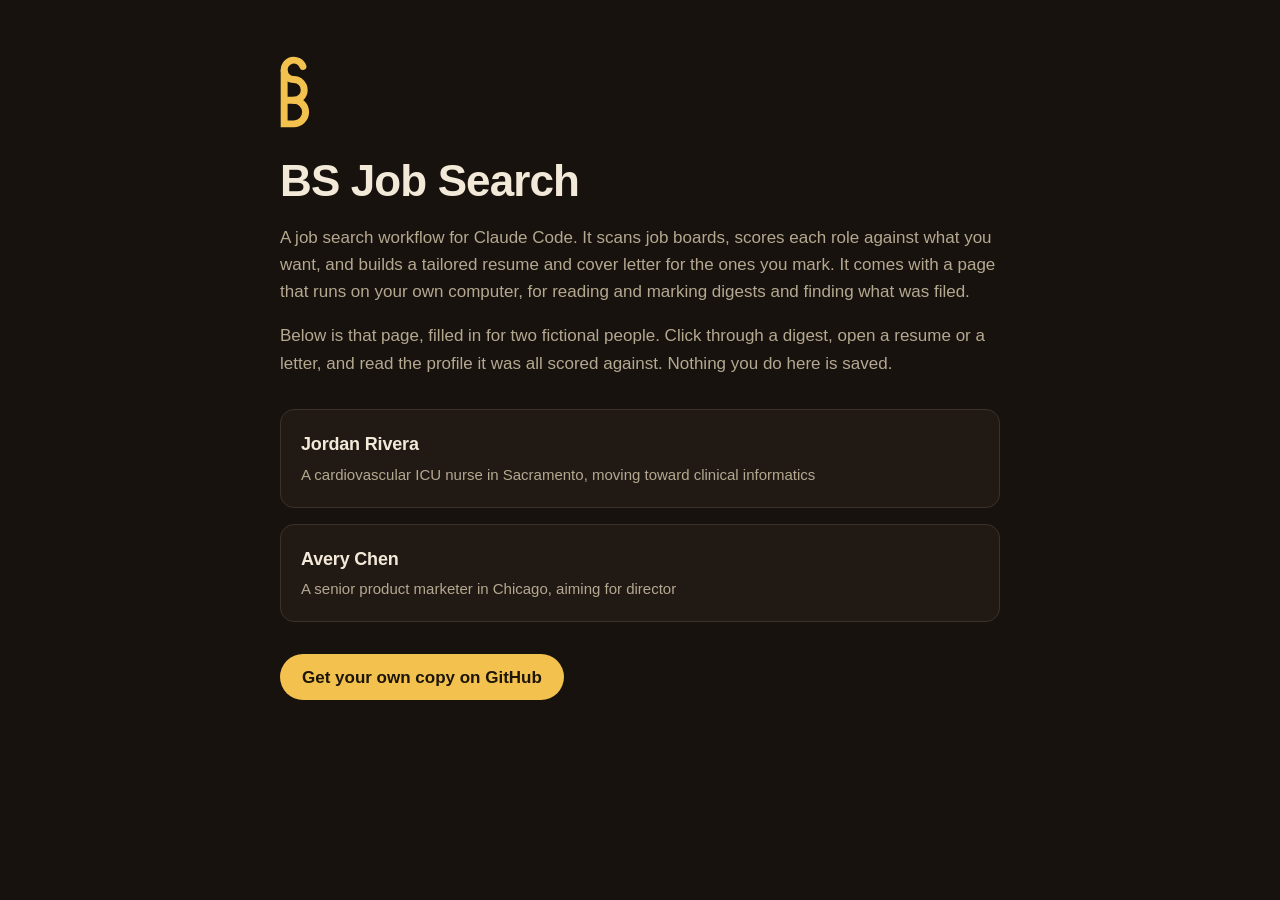
<file: index.html>
<!doctype html>
<html lang="en">
<head>
<meta charset="utf-8">
<meta name="viewport" content="width=device-width, initial-scale=1">
<title>BS Job Search: example demos</title>
<style>
/* seanbattey.com's design, as ui/style.css wears it. */
:root { --bg: #17120d; --surface: #211a14; --text: #f2e9d8; --muted: #b5a891; --border: #3b3128;
  --accent: #f2c14e; --accent-hover: #ffd36e; --on-accent: #1c1508; color-scheme: dark; }
body { margin: 0; background: var(--bg); color: var(--text); -webkit-font-smoothing: antialiased;
  font: 17px/1.6 -apple-system, BlinkMacSystemFont, "Segoe UI", Roboto, "Helvetica Neue", Arial, sans-serif; }
main { max-width: 720px; margin: 0 auto; padding: 56px 20px; }
.mark-link { display: inline-block; margin: 0 0 20px; border-radius: 4px; color: var(--accent); }
.mark-link:hover { color: var(--accent-hover); }
.mark-link:focus-visible { outline: 2px solid var(--accent); outline-offset: 4px; }
.mark { display: block; height: 72px; width: auto; }
h1 { font-size: clamp(32px, 6vw, 44px); line-height: 1.15; letter-spacing: -.02em; margin: 0 0 16px; }
p { color: var(--muted); }
a { color: var(--accent); text-underline-offset: .18em; }
a:hover { color: var(--accent-hover); }
.cards { display: grid; gap: 16px; margin: 32px 0; }
.card { display: block; padding: 20px; border: 1px solid var(--border); border-radius: 14px;
  background: var(--surface); color: var(--text); text-decoration: none;
  transition: border-color .15s, transform .15s; }
.card:hover { border-color: var(--accent); color: var(--text); transform: translateY(-2px); }
.card b { font-size: 18px; letter-spacing: -.01em; }
.card span { display: block; margin-top: 4px; color: var(--muted); font-size: 15px; }
.button { display: inline-flex; align-items: center; min-height: 46px; padding: 0 22px;
  border-radius: 999px; background: var(--accent); color: var(--on-accent); font-weight: 600;
  text-decoration: none; }
.button:hover { background: var(--accent-hover); color: var(--on-accent); }
</style>
</head>
<body>
<main>
<a class="mark-link" href="https://seanbattey.com" aria-label="seanbattey.com"><svg class="mark" viewBox="10 -12 86 208" aria-hidden="true" focusable="false"><g fill="none" stroke="currentColor" stroke-width="20"><path d="M22 28v156h28a34 34 0 0 0 0-68H22" stroke-linejoin="miter"/><path d="M76.3 18.4A28 28 0 1 0 50 56a30 30 0 0 1 0 60" stroke-linecap="round" stroke-linejoin="round"/></g></svg></a>
<h1>BS Job Search</h1>
<p>A job search workflow for Claude Code. It scans job boards, scores each role against
what you want, and builds a tailored resume and cover letter for the ones you mark. It
comes with a page that runs on your own computer, for reading and marking digests and
finding what was filed.</p>
<p>Below is that page, filled in for two fictional people. Click through a digest, open a
resume or a letter, and read the profile it was all scored against. Nothing you do here is
saved.</p>
<div class="cards">
<a class="card" href="nurse-sacramento/"><b>Jordan Rivera</b><span>A cardiovascular ICU nurse in Sacramento, moving toward clinical informatics</span></a>
<a class="card" href="product-marketer-chicago/"><b>Avery Chen</b><span>A senior product marketer in Chicago, aiming for director</span></a>
</div>
<p><a class="button" href="https://github.com/BatteyS/BS-Job-Search">Get your own copy on GitHub</a></p>
</main>
</body>
</html>
</file>
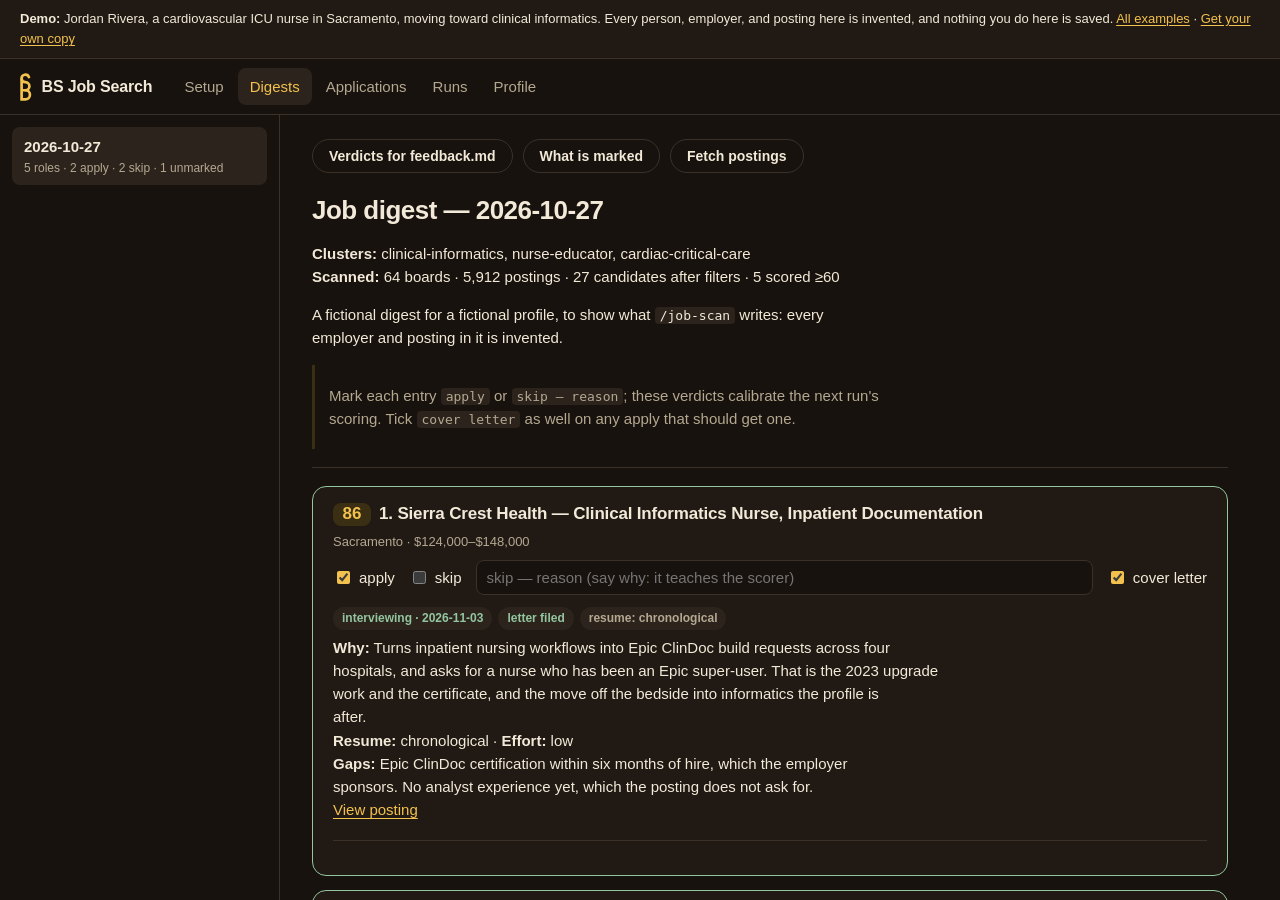
<file: nurse-sacramento/index.html>
<!doctype html>
<html lang="en">
<head>
<meta charset="utf-8">
<meta name="viewport" content="width=device-width, initial-scale=1, viewport-fit=cover">
<title>BS Job Search demo: Jordan Rivera</title>
<link rel="stylesheet" href="style.css">
<!-- The server adds ?v=<the icon's fingerprint> to each of these (ui/icon.py, stamp).
     No sizes on the icon: given one, Safari never fetches the icon again. -->
<link rel="manifest" href="manifest.webmanifest?v=8ca4e60752c2">
<link rel="icon" type="image/png" href="favicon.png?v=8ca4e60752c2">
<link rel="apple-touch-icon" href="apple-touch-icon.png?v=8ca4e60752c2">
<meta name="apple-mobile-web-app-capable" content="yes">
<meta name="mobile-web-app-capable" content="yes">
<meta name="apple-mobile-web-app-title" content="Job Search">
<meta name="theme-color" content="#17120d">
</head>
<body>
<header>
  <!-- The SB mark, as seanbattey.com's header draws it. It takes this tab to the
       site's home page, as the site's own mark does, rather than opening another,
       with no referrer, so the site's server never learns this page's address. -->
  <div class="brand"><a class="brand-mark-link" href="https://seanbattey.com" rel="noreferrer" aria-label="seanbattey.com"><svg class="brand-mark" viewBox="10 -12 86 208" aria-hidden="true" focusable="false"><g fill="none" stroke="currentColor" stroke-width="20"><path d="M22 28v156h28a34 34 0 0 0 0-68H22" stroke-linejoin="miter"/><path d="M76.3 18.4A28 28 0 1 0 50 56a30 30 0 0 1 0 60" stroke-linecap="round" stroke-linejoin="round"/></g></svg></a><h1>BS Job Search <span id="version" class="version"></span></h1></div>
  <nav aria-label="Tabs">
    <button data-tab="setup">Setup</button>
    <button data-tab="digests">Digests</button>
    <button data-tab="applications">Applications</button>
    <button data-tab="runs">Runs</button>
    <button data-tab="profile">Profile</button>
  </nav>
  <span id="status" class="status"></span>
  <button id="outbox" class="usage" hidden></button>
  <button id="copy-note" class="usage" hidden></button>
  <button id="usage" class="usage" hidden></button>
</header>

<main>
  <section id="tab-setup" class="tab">
    <div id="setup-view" class="content"></div>
  </section>

  <section id="tab-digests" class="tab">
    <button class="side-toggle" aria-controls="digest-list" aria-expanded="true"><span class="side-label">Digests</span><span class="side-arrow" aria-hidden="true"></span></button>
    <aside id="digest-list" class="side"></aside>
    <div id="digest-view" class="content"><p class="muted">Choose a digest.</p></div>
  </section>

  <section id="tab-applications" class="tab">
    <button class="side-toggle" aria-controls="app-list" aria-expanded="true"><span class="side-label">Applications</span><span class="side-arrow" aria-hidden="true"></span></button>
    <aside id="app-list" class="side"></aside>
    <div id="app-view" class="content"><p class="muted">Choose a company.</p></div>
  </section>

  <section id="tab-runs" class="tab">
    <button class="side-toggle" aria-controls="run-commands" aria-expanded="true"><span class="side-label">Skills and scripts</span><span class="side-arrow" aria-hidden="true"></span></button>
    <aside id="run-commands" class="side"></aside>
    <div id="run-view" class="content"><p class="muted">Pick a skill or a script from the list. What it says and does shows here, and anything it would ask you in a terminal comes up as a card to answer.</p></div>
  </section>

  <section id="tab-profile" class="tab">
    <button class="side-toggle" aria-controls="profile-list" aria-expanded="true"><span class="side-label">Files</span><span class="side-arrow" aria-hidden="true"></span></button>
    <aside id="profile-list" class="side"></aside>
    <div id="profile-view" class="content"><p class="muted">Choose a file. These are read-only here. Set up and the cover-letter interview add to them, with your approval, or you can edit them in your editor.</p></div>
  </section>
</main>

<script src="demo.js"></script>
<script src="app.js"></script>
</body>
</html>
</file>
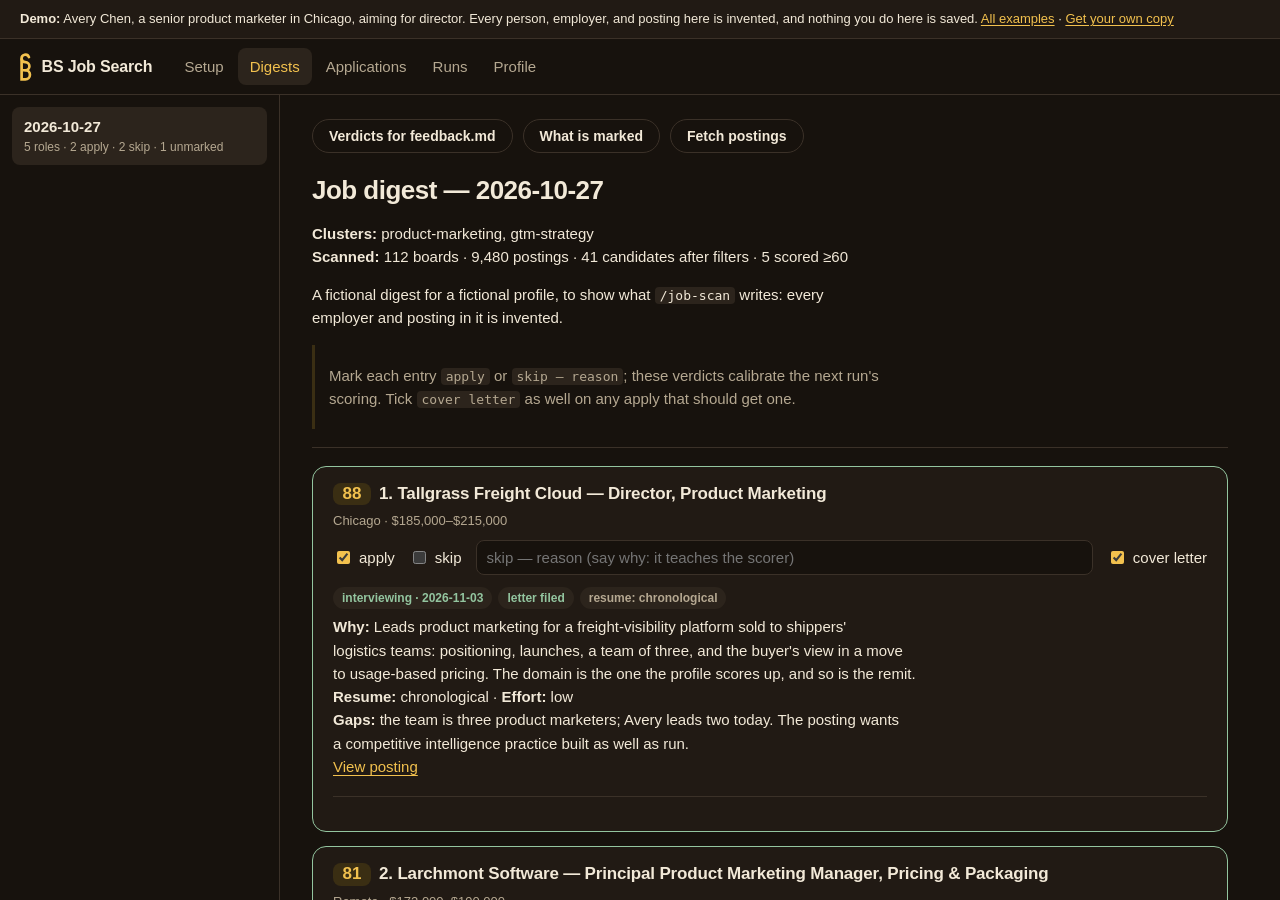
<file: product-marketer-chicago/index.html>
<!doctype html>
<html lang="en">
<head>
<meta charset="utf-8">
<meta name="viewport" content="width=device-width, initial-scale=1, viewport-fit=cover">
<title>BS Job Search demo: Avery Chen</title>
<link rel="stylesheet" href="style.css">
<!-- The server adds ?v=<the icon's fingerprint> to each of these (ui/icon.py, stamp).
     No sizes on the icon: given one, Safari never fetches the icon again. -->
<link rel="manifest" href="manifest.webmanifest?v=8ca4e60752c2">
<link rel="icon" type="image/png" href="favicon.png?v=8ca4e60752c2">
<link rel="apple-touch-icon" href="apple-touch-icon.png?v=8ca4e60752c2">
<meta name="apple-mobile-web-app-capable" content="yes">
<meta name="mobile-web-app-capable" content="yes">
<meta name="apple-mobile-web-app-title" content="Job Search">
<meta name="theme-color" content="#17120d">
</head>
<body>
<header>
  <!-- The SB mark, as seanbattey.com's header draws it. It takes this tab to the
       site's home page, as the site's own mark does, rather than opening another,
       with no referrer, so the site's server never learns this page's address. -->
  <div class="brand"><a class="brand-mark-link" href="https://seanbattey.com" rel="noreferrer" aria-label="seanbattey.com"><svg class="brand-mark" viewBox="10 -12 86 208" aria-hidden="true" focusable="false"><g fill="none" stroke="currentColor" stroke-width="20"><path d="M22 28v156h28a34 34 0 0 0 0-68H22" stroke-linejoin="miter"/><path d="M76.3 18.4A28 28 0 1 0 50 56a30 30 0 0 1 0 60" stroke-linecap="round" stroke-linejoin="round"/></g></svg></a><h1>BS Job Search <span id="version" class="version"></span></h1></div>
  <nav aria-label="Tabs">
    <button data-tab="setup">Setup</button>
    <button data-tab="digests">Digests</button>
    <button data-tab="applications">Applications</button>
    <button data-tab="runs">Runs</button>
    <button data-tab="profile">Profile</button>
  </nav>
  <span id="status" class="status"></span>
  <button id="outbox" class="usage" hidden></button>
  <button id="copy-note" class="usage" hidden></button>
  <button id="usage" class="usage" hidden></button>
</header>

<main>
  <section id="tab-setup" class="tab">
    <div id="setup-view" class="content"></div>
  </section>

  <section id="tab-digests" class="tab">
    <button class="side-toggle" aria-controls="digest-list" aria-expanded="true"><span class="side-label">Digests</span><span class="side-arrow" aria-hidden="true"></span></button>
    <aside id="digest-list" class="side"></aside>
    <div id="digest-view" class="content"><p class="muted">Choose a digest.</p></div>
  </section>

  <section id="tab-applications" class="tab">
    <button class="side-toggle" aria-controls="app-list" aria-expanded="true"><span class="side-label">Applications</span><span class="side-arrow" aria-hidden="true"></span></button>
    <aside id="app-list" class="side"></aside>
    <div id="app-view" class="content"><p class="muted">Choose a company.</p></div>
  </section>

  <section id="tab-runs" class="tab">
    <button class="side-toggle" aria-controls="run-commands" aria-expanded="true"><span class="side-label">Skills and scripts</span><span class="side-arrow" aria-hidden="true"></span></button>
    <aside id="run-commands" class="side"></aside>
    <div id="run-view" class="content"><p class="muted">Pick a skill or a script from the list. What it says and does shows here, and anything it would ask you in a terminal comes up as a card to answer.</p></div>
  </section>

  <section id="tab-profile" class="tab">
    <button class="side-toggle" aria-controls="profile-list" aria-expanded="true"><span class="side-label">Files</span><span class="side-arrow" aria-hidden="true"></span></button>
    <aside id="profile-list" class="side"></aside>
    <div id="profile-view" class="content"><p class="muted">Choose a file. These are read-only here. Set up and the cover-letter interview add to them, with your approval, or you can edit them in your editor.</p></div>
  </section>
</main>

<script src="demo.js"></script>
<script src="app.js"></script>
</body>
</html>
</file>
<file: nurse-sacramento/style.css>
/* The page wears seanbattey.com's design, so the apps read as one family: its
   colors (warm espresso and cream, one gold accent), dark always as the site
   is, pill-shaped buttons, rounded cards, and section labels in small gold
   capitals. The token names are the site's own (its assets/css/styles.css),
   so a change there carries over here by name. */
:root {
  --bg: #17120d; --surface: #211a14; --surface-2: #2c241c;
  --text: #f2e9d8; --muted: #b5a891; --border: #3b3128;
  --accent: #f2c14e; --accent-hover: #ffd36e; --accent-soft: #3a2e13; --on-accent: #1c1508;
  /* This page's own, for what a run or an application says: */
  --ok: #93c59f; --warn: #f0985a; --bad: #f0806f;
  --font-sans: -apple-system, BlinkMacSystemFont, "Segoe UI", Roboto, "Helvetica Neue", Arial, sans-serif;
  --font-mono: ui-monospace, "SF Mono", Menlo, Consolas, monospace;
  --radius: 14px; --radius-sm: 8px;
  color-scheme: dark;
}
* { box-sizing: border-box; }
[hidden] { display: none !important; }
html, body { margin: 0; height: 100%; }
body {
  background: var(--bg); color: var(--text);
  font: 15px/1.55 var(--font-sans); -webkit-font-smoothing: antialiased;
  display: flex; flex-direction: column;
}
::selection { background: var(--accent); color: var(--on-accent); }
:focus-visible { outline: 2px solid var(--accent); outline-offset: 2px; border-radius: 4px; }
a { color: var(--accent); text-underline-offset: .18em; }
a:hover { color: var(--accent-hover); }
h1, h2, h3, h4 { letter-spacing: -.02em; line-height: 1.2; }
code { font-family: var(--font-mono); font-size: .88em; }
input, select, textarea { accent-color: var(--accent); }
input:focus, select:focus, textarea:focus { border-color: var(--accent); outline: none; }

header {
  display: flex; align-items: center; gap: 20px; min-height: 56px; padding: 8px 20px;
  border-bottom: 1px solid var(--border); background: var(--bg);
}
/* The site's SB mark beside the name, as the site's own header has it: drawn
   in currentColor, tall and narrow, so it is sized by its height. */
.brand { display: flex; flex: 0 1 auto; min-width: 0; align-items: center; gap: 10px; }
.brand-mark-link { flex: none; display: flex; border-radius: 4px; color: var(--accent);
  text-decoration: none; transition: color .15s; }
.brand-mark-link:hover { color: var(--accent-hover); }
.brand-mark { display: block; height: 28px; width: auto; }
header h1 { font-size: 16px; margin: 0; font-weight: 700; letter-spacing: -.01em;
  min-width: 0; white-space: nowrap; overflow: hidden; text-overflow: ellipsis; }
/* Which version this copy runs (core.version), filled in by the server. */
header h1 .version { margin-left: 6px; font: 12px var(--font-mono); letter-spacing: 0;
  color: var(--muted); white-space: nowrap; }
header h1 .version:empty { display: none; }
nav { display: flex; gap: 2px; }
nav button {
  background: none; border: none; color: var(--muted); font: inherit; font-weight: 500;
  padding: 7px 12px; cursor: pointer; border-radius: var(--radius-sm);
}
nav button:hover { color: var(--text); background: var(--surface-2); }
nav button.active { color: var(--accent); background: var(--surface-2); }
nav .count { display: inline-block; min-width: 18px; margin-left: 6px; padding: 0 5px;
  border-radius: 999px; background: var(--warn); color: var(--on-accent); font-size: 11px;
  font-weight: 700; line-height: 18px; text-align: center; }
.status { margin-left: auto; color: var(--muted); font-size: 13px; }
.status.err { color: var(--bad); }
.usage { font: inherit; font-size: 13px; font-weight: 600; padding: 4px 12px;
  border: 1px solid var(--border); border-radius: 999px; background: transparent;
  color: var(--text); cursor: pointer; white-space: nowrap;
  transition: border-color .15s, color .15s; }
.usage:hover { border-color: var(--accent); color: var(--accent); }
.usage.warn { border-color: var(--warn); color: var(--warn); }
.usage.bad { border-color: var(--bad); color: var(--bad); }
.usage.checking { opacity: .6; }
.usage.news { border-color: var(--accent); color: var(--accent); }

main { flex: 1; min-height: 0; }
.tab { display: none; height: 100%; }
.tab.active { display: flex; }
.side {
  width: 280px; flex: none; overflow: auto; border-right: 1px solid var(--border);
  padding: 12px; background: var(--bg);
}
.content { flex: 1; overflow: auto; padding: 24px 32px; max-width: 980px; }
.muted { color: var(--muted); }

.side .item {
  display: block; width: 100%; text-align: left; background: none; border: none;
  color: var(--text); font: inherit; padding: 8px 12px; border-radius: var(--radius-sm); cursor: pointer;
}
.side .item:hover { background: var(--surface); }
.side .item.active { background: var(--surface-2); font-weight: 600; }
.side > p { margin: 8px 12px; }
.side .item small { display: block; color: var(--muted); font-weight: normal; font-size: 12px; }
/* A section label, as the site labels its own: small gold capitals. */
.side h3 { font: 600 11.5px var(--font-mono); text-transform: uppercase; letter-spacing: .08em;
  color: var(--accent); margin: 18px 12px 6px; }

.entry {
  border: 1px solid var(--border); border-radius: var(--radius); padding: 16px 20px; margin: 14px 0;
  background: var(--surface);
}
.entry.applied { border-color: var(--ok); }
.entry.skipped { opacity: .72; }
.entry h3 { margin: 0 0 6px; font-size: 17px; letter-spacing: -.01em; }
.entry .meta { color: var(--muted); font-size: 13px; margin-bottom: 8px; }
.score { display: inline-block; min-width: 38px; text-align: center; padding: 1px 8px;
  border-radius: var(--radius-sm); background: var(--accent-soft); color: var(--accent);
  font-weight: 700; margin-right: 8px; letter-spacing: 0; }
.marks { display: flex; flex-wrap: wrap; gap: 14px; align-items: center; margin: 8px 0 10px; }
.marks label { display: inline-flex; align-items: center; gap: 6px; cursor: pointer; }
.marks input[type=text] {
  flex: 1; min-width: 220px; font: inherit; padding: 5px 10px; border: 1px solid var(--border);
  border-radius: var(--radius-sm); background: var(--bg); color: var(--text);
}
.chip { display: inline-block; font-size: 12px; font-weight: 600; padding: 2px 9px; border-radius: 999px;
  background: var(--surface-2); color: var(--muted); margin-right: 6px; }
.chip.ok { color: var(--ok); } .chip.warn { color: var(--warn); } .chip.bad { color: var(--bad); }
.body p { margin: 6px 0; }

.toolbar { display: flex; gap: 10px; align-items: center; flex-wrap: wrap; margin: 0 0 14px; }
/* Buttons are the site's pills: outlined, turning gold under the pointer;
   the one primary button of a place is filled gold. */
button.action {
  font: inherit; font-size: 14px; font-weight: 600; line-height: 1.3; padding: 7px 16px;
  border: 1px solid var(--border); border-radius: 999px; background: transparent;
  color: var(--text); cursor: pointer; transition: background-color .15s, border-color .15s, color .15s;
}
button.action:hover { border-color: var(--accent); color: var(--accent); }
button.action:disabled { opacity: .5; cursor: default; }
button.action:disabled:hover { border-color: var(--border); color: var(--text); }
button.action.primary { background: var(--accent); color: var(--on-accent); border-color: var(--accent); }
button.action.primary:hover { background: var(--accent-hover); border-color: var(--accent-hover); color: var(--on-accent); }

pre.out, pre.text {
  font: 13px/1.5 var(--font-mono); white-space: pre-wrap; word-break: break-word;
  background: var(--surface); border: 1px solid var(--border); border-radius: var(--radius-sm); padding: 12px 14px;
}
pre.out { max-height: 60vh; overflow: auto; }
.run { margin: 0 0 18px; }
.run .head { display: flex; gap: 10px; align-items: baseline; margin-bottom: 6px; }
.run .head .st { font-size: 13px; }
.st.running { color: var(--warn); } .st.done { color: var(--ok); } .st.failed { color: var(--bad); }

.small { font-size: 13px; }
.banner { margin: 0 0 10px; padding: 9px 12px; border-radius: var(--radius-sm); background: var(--surface-2); font-size: 13px; }
.side .item:disabled { opacity: .45; cursor: default; }
.skill-form { padding: 6px 12px 10px; }
.pick { display: flex; flex-wrap: wrap; gap: 6px 12px; padding: 2px 12px 8px; font-size: 13px;
  color: var(--muted); }
.pick select { font: inherit; padding: 1px 4px; border: 1px solid var(--border); border-radius: var(--radius-sm);
  background: var(--surface); color: var(--text); }
.side .item small.route { color: var(--accent); }
.skill-form textarea, .skill-form select, textarea.reply {
  width: 100%; font: inherit; padding: 7px 10px; border: 1px solid var(--border); border-radius: var(--radius-sm);
  background: var(--surface); color: var(--text); resize: vertical;
}
.run.claude .head { position: sticky; top: -24px; background: var(--bg); padding: 6px 0; z-index: 1; }
button.action.small { padding: 3px 12px; font-size: 13px; margin-left: auto; }
.chat { display: flex; flex-direction: column; gap: 8px; }
.bubble { padding: 10px 14px; border-radius: var(--radius); max-width: 100%; }
.bubble.user { background: var(--surface-2); align-self: flex-end; white-space: pre-wrap; max-width: 85%; }
.bubble.assistant { background: var(--surface); border: 1px solid var(--border); }
.bubble.error { border: 1px solid var(--bad); color: var(--bad); background: var(--surface); }
.note { color: var(--muted); font-size: 12px; padding: 0 4px; }
details.tool { font-size: 13px; color: var(--muted); padding: 2px 4px; }
details.tool summary { cursor: pointer; } details.tool code { color: var(--text); }
details.tool pre { margin: 6px 0 0; max-height: 240px; overflow: auto; }
details.tool.failed summary { color: var(--bad); }
.replybox { display: flex; gap: 8px; align-items: flex-end; margin-top: 10px; }
.replybox textarea { flex: 1; }
/* A question or an approval a run waits on: the one gold-edged card. */
.card { margin: 12px 0; padding: 16px 18px; border: 1px solid var(--accent); border-radius: var(--radius);
  background: var(--surface); box-shadow: 0 0 0 3px var(--accent-soft); }
.card.guard { border-color: var(--warn); box-shadow: none; }
.card h4 { margin: 0 0 8px; font-size: 15px; }
.card .toolbar { margin: 10px 0 0; }
.card input[type=text] { flex: 1; min-width: 200px; font: inherit; padding: 5px 10px; border: 1px solid var(--border);
  border-radius: var(--radius-sm); background: var(--bg); color: var(--text); }
.diff { display: grid; grid-template-columns: 1fr 1fr; gap: 10px; }
.diff .label { font-size: 12px; color: var(--muted); margin-bottom: 4px; }
pre.old { border-color: var(--bad); } pre.new { border-color: var(--ok); }
.question { margin: 8px 0 12px; }
.qtext { margin-bottom: 6px; }
.options label { display: flex; gap: 8px; align-items: baseline; padding: 3px 0; cursor: pointer; }
.options small { color: var(--muted); }
@media (max-width: 700px) { .diff { grid-template-columns: 1fr; } }

iframe.pdf { width: 100%; height: 80vh; border: 1px solid var(--border); border-radius: var(--radius-sm);
  background: #fff; }
.tracker { margin: 6px 0 18px; border-top: 1px solid var(--border); }
.app-row { display: grid; grid-template-columns: minmax(0, 1fr) auto; gap: 6px 14px;
  align-items: center; padding: 10px 2px; border-bottom: 1px solid var(--border); }
.app-row .role { font-weight: 600; }
.app-row .role.muted { font-weight: normal; }
.app-row .chips { margin-left: 8px; }
.app-row .set { display: flex; gap: 6px; align-items: center; justify-content: flex-end; flex-wrap: wrap; }
.app-row select, .app-row input { font: inherit; font-size: 14px; padding: 4px 8px;
  border: 1px solid var(--border); border-radius: var(--radius-sm); background: var(--surface); color: var(--text); }
.app-row input[type=date] { color-scheme: dark; }
.app-row input.note { grid-column: 1 / -1; width: 100%; }
.app-row .history { grid-column: 1 / -1; font-size: 12px; color: var(--muted); }
.app-row .set button.action.small { margin-left: 0; }
.app-row.answered select { border-color: var(--ok); }
.app-row.ended .who { opacity: .75; }
.banner.bad { color: var(--bad); }
@media (max-width: 700px) { .app-row { grid-template-columns: 1fr; } .app-row .set { justify-content: flex-start; } }
.files { list-style: none; padding: 0; margin: 0 0 16px; }
.files li { padding: 4px 0; display: flex; gap: 10px; align-items: baseline; }
.files li small { color: var(--muted); }

.md h1, .md h2, .md h3 { margin: 22px 0 8px; } .md h1 { font-size: 26px; } .md h2 { font-size: 19px; } .md h3 { font-size: 16px; }
.md table { border-collapse: collapse; margin: 10px 0; font-size: 14px; }
.md th, .md td { border: 1px solid var(--border); padding: 6px 10px; text-align: left; vertical-align: top; }
.md th { background: var(--surface); font-weight: 600; }
.md blockquote { margin: 10px 0; padding: 4px 14px; border-left: 3px solid var(--accent-soft); color: var(--muted); }
.md code { font-family: var(--font-mono); font-size: 13px; background: var(--surface-2); padding: 1px 5px; border-radius: 4px; }
.md pre code { display: block; padding: 12px; overflow: auto; background: var(--surface); border: 1px solid var(--border);
  border-radius: var(--radius-sm); }
.md hr { border: none; border-top: 1px solid var(--border); margin: 18px 0; }
.md ul { padding-left: 22px; }
.md li::marker { color: var(--muted); }

.demo-banner {
  padding: 9px 20px; font-size: 13px; background: var(--surface); border-bottom: 1px solid var(--border);
}
.demo-banner a { color: var(--accent); }

#setup-view h2 { margin: 0; font-size: 24px; font-weight: 700; }
.step { display: flex; gap: 14px; margin: 24px 0; }
.step .num { flex: none; width: 30px; height: 30px; border-radius: var(--radius-sm); background: var(--accent-soft);
  color: var(--accent); display: flex; align-items: center; justify-content: center; font-weight: 700; }
.step-body { flex: 1; min-width: 0; }
.step-body h3 { margin: 4px 0 2px; font-size: 16px; }
.step-body > p.muted { margin: 0 0 8px; }
ul.checks { list-style: none; padding: 0; margin: 6px 0 10px; }
ul.checks li { padding: 3px 0; }
.fix { font-size: 13px; color: var(--muted); margin: 2px 0 2px 4px; }
.cmd { display: flex; gap: 8px; align-items: center; margin: 6px 0; }
.cmd code { flex: 1; min-width: 0; font: 13px/1.45 var(--font-mono); padding: 7px 12px; overflow-x: auto;
  white-space: pre; background: var(--surface); border: 1px solid var(--border); border-radius: var(--radius-sm); }
.cmd button.action.small { margin-left: 0; }
.key { padding: 8px 0 10px; border-bottom: 1px solid var(--border); }
.key-form { display: flex; flex-wrap: wrap; gap: 8px; margin-top: 6px; }
.key-form input { flex: 1; min-width: 180px; font: inherit; padding: 5px 10px; border: 1px solid var(--border);
  border-radius: var(--radius-sm); background: var(--surface); color: var(--text); }
.ready { margin: 10px 0 0; padding: 14px 16px; border: 1px solid var(--ok); border-radius: var(--radius);
  background: var(--surface); }
.ready .toolbar { margin: 8px 0 0; }

.copy { margin: 14px 0 0; padding: 14px 16px; border: 1px solid var(--border); border-radius: var(--radius);
  background: var(--surface); }
.copy-head { display: flex; flex-wrap: wrap; gap: 4px 10px; align-items: baseline; }
.copy-head > div { flex-basis: 100%; }
.copy-row { margin: 10px 0 0; }
.copy-row .key-form { margin-top: 8px; }
.copy-row .key-form input { background: var(--bg); }
.copy-row .fix { margin: 6px 0 0; }
ul.copy-files { margin: 4px 0 0; padding-left: 20px; font: 13px/1.5 var(--font-mono); }
details.notes { margin: 8px 0 0; font-size: 14px; }
details.notes summary { cursor: pointer; color: var(--accent); }
.note-entry { margin: 8px 0 0 2px; padding-left: 10px; border-left: 2px solid var(--border); }
.note-entry .md p { margin: 4px 0; }
.copy-result { margin: 10px 0 0; padding: 8px 12px; border: 1px solid var(--border); border-radius: var(--radius-sm);
  font-size: 14px; }
.copy-result:empty { display: none; }
.copy-result.ok { border-color: var(--ok); }
.copy-result.warn { border-color: var(--warn); }
.copy-result.bad { border-color: var(--bad); color: var(--bad); }
.copy-result button.action.small { margin: 6px 0 0; display: block; }
.banner.warn { border: 1px solid var(--warn); margin: 8px 0 0; }

/* The fold bar above each sidebar (index.html): only phones show it. */
.side-toggle { display: none; }

/* Phones and narrow windows. The page scrolls as a whole, the tabs become a
   bar along the bottom where a thumb reaches them, and each tab's sidebar
   folds into one bar that names what is open: a tap unfolds the list, picking
   from it folds it again (app.js, setSide). The status line becomes a toast
   above the tab bar, so saving never shifts the page. Wider than this, nothing
   changes. */
@media (max-width: 700px) {
  :root { --bar: 54px; }
  html, body { height: auto; }
  body { font-size: 16px; }
  /* Room under the page for the tab bar, and for the phone's own home bar. */
  main { padding-bottom: calc(var(--bar) + env(safe-area-inset-bottom, 0px)); }
  header { gap: 8px; min-height: 0; padding: 8px 16px; padding-top: calc(8px + env(safe-area-inset-top, 0px)); }
  .brand { flex: 1; gap: 8px; }
  .brand-mark { height: 24px; }
  nav {
    position: fixed; left: 0; right: 0; bottom: 0; z-index: 20;
    display: flex; gap: 0; height: calc(var(--bar) + env(safe-area-inset-bottom, 0px));
    padding: 0 env(safe-area-inset-right, 0px) env(safe-area-inset-bottom, 0px) env(safe-area-inset-left, 0px);
    background: var(--bg); border-top: 1px solid var(--border);
    overflow-x: auto; -webkit-overflow-scrolling: touch; scrollbar-width: none;
  }
  nav::-webkit-scrollbar { display: none; }
  nav button {
    flex: 1 0 auto; min-width: 64px; padding: 0 6px; border-radius: 0; font-size: 12px;
    line-height: 1.2; display: flex; align-items: center; justify-content: center;
    border-top: 2px solid transparent; margin-top: -1px; -webkit-tap-highlight-color: transparent;
  }
  nav button:hover { background: none; }
  nav button.active { background: none; color: var(--accent); font-weight: 600; border-top-color: var(--accent); }
  nav .count { margin-left: 4px; }
  /* While a field has the keyboard up, the bar hides, so the keyboard does
     not push it over what is being typed (app.js, body.typing). */
  body.typing nav { display: none; }
  .status {
    position: fixed; left: 50%; top: calc(10px + env(safe-area-inset-top, 0px));
    transform: translateX(-50%); z-index: 21; max-width: calc(100% - 32px);
    margin: 0; padding: 8px 16px; border-radius: 999px; font-size: 14px; cursor: pointer;
    background: var(--text); color: var(--bg); box-shadow: 0 4px 16px rgba(0, 0, 0, .45);
  }
  .status.err { background: var(--bad); color: var(--on-accent); }
  .status:empty { display: none; }
  .usage { font-size: 12px; padding: 4px 10px; }

  .tab { height: auto; }
  .tab.active { flex-direction: column; }
  .side-toggle {
    display: flex; align-items: center; gap: 10px; width: 100%; min-height: 48px;
    padding: 8px 16px; border: none; border-bottom: 1px solid var(--border);
    background: var(--surface); color: var(--text); font: inherit; font-weight: 600;
    text-align: left; cursor: pointer; -webkit-tap-highlight-color: transparent;
  }
  .side-label { flex: 1; min-width: 0; overflow: hidden; text-overflow: ellipsis; white-space: nowrap; }
  .side-label small { font-weight: normal; color: var(--muted); font-size: 13px; }
  .side-arrow { flex: none; width: 9px; height: 9px; margin-right: 3px;
    border-right: 2px solid var(--accent); border-bottom: 2px solid var(--accent);
    transform: translateY(-3px) rotate(45deg); transition: transform .15s; }
  .side-toggle[aria-expanded="true"] .side-arrow { transform: translateY(2px) rotate(225deg); }
  .side { display: none; width: auto; border-right: none; border-bottom: 1px solid var(--border); padding: 8px 10px 12px; }
  .tab.side-open .side { display: block; }
  .side .item { padding: 10px 12px; }
  .content { overflow: visible; max-width: none; padding: 16px; }
  .demo-banner, .server-banner { padding: 8px 16px; }

  /* A digest entry's marks: the three boxes on one line, the reason under them. */
  .marks { gap: 6px 16px; }
  .marks input[type=text] { order: 10; min-width: 0; flex-basis: 100%; }
  .md table { display: block; overflow-x: auto; max-width: 100%; }
  .md a, .bubble, .files a, .run .filed { overflow-wrap: anywhere; }
  .files li { flex-wrap: wrap; }

  /* A run: its head wraps, and stays at the top while it scrolls past. */
  .run .head { flex-wrap: wrap; gap: 4px 10px; }
  .run .head .muted { white-space: nowrap; }
  .run.claude .head { top: 0; margin: 0 -16px; padding: 8px 16px; }
  .run.claude .head b { flex-basis: 100%; }
  pre.out { max-height: 60svh; }
  /* The reply box stays in reach at the bottom while its run waits for a reply. */
  .replybox { position: sticky; bottom: calc(var(--bar) + env(safe-area-inset-bottom, 0px));
    margin: 10px -16px 0; padding: 8px 16px 10px; background: var(--bg); border-top: 1px solid var(--border); }
  .app-row .set > * { flex: 1 1 auto; }
  .app-row .set button.action.small { flex: 0 0 auto; }
  .toolbar > h2 { flex: 1; }
  iframe.pdf { height: 70svh; }
}

/* Touch screens. iOS zooms the page into any field whose text is under 16px
   when it gets focus, and leaves it zoomed; at 16px it leaves the page as it
   is. !important, since several fields set a smaller size of their own. And
   everything tapped is at least 40px tall, which a thumb hits. */
@media (pointer: coarse) {
  input, textarea, select { font-size: 16px !important; }
  button.action, .usage, select, .pick select, .skill-form select,
  input:not([type=checkbox]):not([type=radio]), .marks input[type=text], .app-row select, .app-row input,
  .key-form input, .card input[type=text] { min-height: 40px; }
  button.action.small, .cmd button.action.small { min-height: 36px; padding: 4px 14px; }
  .pick select { padding: 4px 6px; }
  input[type=checkbox], input[type=radio] { width: 20px; height: 20px; margin: 0; accent-color: var(--accent); flex: none; }
  .marks label, .options label { min-height: 40px; }
  .options label { align-items: center; }
  .side .item { min-height: 44px; }
  details.tool summary { padding: 6px 0; }
  .files li { padding: 8px 0; }
  a { -webkit-tap-highlight-color: rgba(242, 193, 78, .18); }
}

/* The server has stopped, or is restarting (app.js, heartbeat). */
.server-banner {
  padding: 9px 20px; font-size: 13px; background: var(--surface); border-bottom: 1px solid var(--warn);
}
.server-banner.bad { color: var(--bad); border-bottom-color: var(--bad); }

/* What a skill run filed under Applications/ (app.js, showFiled). */
.run .filed:empty { display: none; }
.run .filed { margin-top: 10px; }
.run .filed a { overflow-wrap: anywhere; }

/* Changes made on the phone that the Mac has not taken yet (app.js, outbox). */
.outbox { padding: 9px 20px; font-size: 13px; background: var(--surface); border-bottom: 1px solid var(--warn); }
.outbox-head { display: flex; flex-wrap: wrap; align-items: center; gap: 6px 12px; margin-bottom: 6px; }
.outbox-item { padding: 4px 0; }
.outbox-item.conflict { color: var(--bad); }
.outbox-item .toolbar { margin: 4px 0 0; }
.entry.waiting { border-style: dashed; }

/* This phone, in Setup (app.js, thisPhoneView). */
.choice { display: flex; gap: 8px; align-items: flex-start; margin: 6px 0; font-size: 14px; cursor: pointer; }
.choice input { margin-top: 3px; }

@media (prefers-reduced-motion: reduce) {
  * { transition: none !important; }
}
</file>
<file: product-marketer-chicago/style.css>
/* The page wears seanbattey.com's design, so the apps read as one family: its
   colors (warm espresso and cream, one gold accent), dark always as the site
   is, pill-shaped buttons, rounded cards, and section labels in small gold
   capitals. The token names are the site's own (its assets/css/styles.css),
   so a change there carries over here by name. */
:root {
  --bg: #17120d; --surface: #211a14; --surface-2: #2c241c;
  --text: #f2e9d8; --muted: #b5a891; --border: #3b3128;
  --accent: #f2c14e; --accent-hover: #ffd36e; --accent-soft: #3a2e13; --on-accent: #1c1508;
  /* This page's own, for what a run or an application says: */
  --ok: #93c59f; --warn: #f0985a; --bad: #f0806f;
  --font-sans: -apple-system, BlinkMacSystemFont, "Segoe UI", Roboto, "Helvetica Neue", Arial, sans-serif;
  --font-mono: ui-monospace, "SF Mono", Menlo, Consolas, monospace;
  --radius: 14px; --radius-sm: 8px;
  color-scheme: dark;
}
* { box-sizing: border-box; }
[hidden] { display: none !important; }
html, body { margin: 0; height: 100%; }
body {
  background: var(--bg); color: var(--text);
  font: 15px/1.55 var(--font-sans); -webkit-font-smoothing: antialiased;
  display: flex; flex-direction: column;
}
::selection { background: var(--accent); color: var(--on-accent); }
:focus-visible { outline: 2px solid var(--accent); outline-offset: 2px; border-radius: 4px; }
a { color: var(--accent); text-underline-offset: .18em; }
a:hover { color: var(--accent-hover); }
h1, h2, h3, h4 { letter-spacing: -.02em; line-height: 1.2; }
code { font-family: var(--font-mono); font-size: .88em; }
input, select, textarea { accent-color: var(--accent); }
input:focus, select:focus, textarea:focus { border-color: var(--accent); outline: none; }

header {
  display: flex; align-items: center; gap: 20px; min-height: 56px; padding: 8px 20px;
  border-bottom: 1px solid var(--border); background: var(--bg);
}
/* The site's SB mark beside the name, as the site's own header has it: drawn
   in currentColor, tall and narrow, so it is sized by its height. */
.brand { display: flex; flex: 0 1 auto; min-width: 0; align-items: center; gap: 10px; }
.brand-mark-link { flex: none; display: flex; border-radius: 4px; color: var(--accent);
  text-decoration: none; transition: color .15s; }
.brand-mark-link:hover { color: var(--accent-hover); }
.brand-mark { display: block; height: 28px; width: auto; }
header h1 { font-size: 16px; margin: 0; font-weight: 700; letter-spacing: -.01em;
  min-width: 0; white-space: nowrap; overflow: hidden; text-overflow: ellipsis; }
/* Which version this copy runs (core.version), filled in by the server. */
header h1 .version { margin-left: 6px; font: 12px var(--font-mono); letter-spacing: 0;
  color: var(--muted); white-space: nowrap; }
header h1 .version:empty { display: none; }
nav { display: flex; gap: 2px; }
nav button {
  background: none; border: none; color: var(--muted); font: inherit; font-weight: 500;
  padding: 7px 12px; cursor: pointer; border-radius: var(--radius-sm);
}
nav button:hover { color: var(--text); background: var(--surface-2); }
nav button.active { color: var(--accent); background: var(--surface-2); }
nav .count { display: inline-block; min-width: 18px; margin-left: 6px; padding: 0 5px;
  border-radius: 999px; background: var(--warn); color: var(--on-accent); font-size: 11px;
  font-weight: 700; line-height: 18px; text-align: center; }
.status { margin-left: auto; color: var(--muted); font-size: 13px; }
.status.err { color: var(--bad); }
.usage { font: inherit; font-size: 13px; font-weight: 600; padding: 4px 12px;
  border: 1px solid var(--border); border-radius: 999px; background: transparent;
  color: var(--text); cursor: pointer; white-space: nowrap;
  transition: border-color .15s, color .15s; }
.usage:hover { border-color: var(--accent); color: var(--accent); }
.usage.warn { border-color: var(--warn); color: var(--warn); }
.usage.bad { border-color: var(--bad); color: var(--bad); }
.usage.checking { opacity: .6; }
.usage.news { border-color: var(--accent); color: var(--accent); }

main { flex: 1; min-height: 0; }
.tab { display: none; height: 100%; }
.tab.active { display: flex; }
.side {
  width: 280px; flex: none; overflow: auto; border-right: 1px solid var(--border);
  padding: 12px; background: var(--bg);
}
.content { flex: 1; overflow: auto; padding: 24px 32px; max-width: 980px; }
.muted { color: var(--muted); }

.side .item {
  display: block; width: 100%; text-align: left; background: none; border: none;
  color: var(--text); font: inherit; padding: 8px 12px; border-radius: var(--radius-sm); cursor: pointer;
}
.side .item:hover { background: var(--surface); }
.side .item.active { background: var(--surface-2); font-weight: 600; }
.side > p { margin: 8px 12px; }
.side .item small { display: block; color: var(--muted); font-weight: normal; font-size: 12px; }
/* A section label, as the site labels its own: small gold capitals. */
.side h3 { font: 600 11.5px var(--font-mono); text-transform: uppercase; letter-spacing: .08em;
  color: var(--accent); margin: 18px 12px 6px; }

.entry {
  border: 1px solid var(--border); border-radius: var(--radius); padding: 16px 20px; margin: 14px 0;
  background: var(--surface);
}
.entry.applied { border-color: var(--ok); }
.entry.skipped { opacity: .72; }
.entry h3 { margin: 0 0 6px; font-size: 17px; letter-spacing: -.01em; }
.entry .meta { color: var(--muted); font-size: 13px; margin-bottom: 8px; }
.score { display: inline-block; min-width: 38px; text-align: center; padding: 1px 8px;
  border-radius: var(--radius-sm); background: var(--accent-soft); color: var(--accent);
  font-weight: 700; margin-right: 8px; letter-spacing: 0; }
.marks { display: flex; flex-wrap: wrap; gap: 14px; align-items: center; margin: 8px 0 10px; }
.marks label { display: inline-flex; align-items: center; gap: 6px; cursor: pointer; }
.marks input[type=text] {
  flex: 1; min-width: 220px; font: inherit; padding: 5px 10px; border: 1px solid var(--border);
  border-radius: var(--radius-sm); background: var(--bg); color: var(--text);
}
.chip { display: inline-block; font-size: 12px; font-weight: 600; padding: 2px 9px; border-radius: 999px;
  background: var(--surface-2); color: var(--muted); margin-right: 6px; }
.chip.ok { color: var(--ok); } .chip.warn { color: var(--warn); } .chip.bad { color: var(--bad); }
.body p { margin: 6px 0; }

.toolbar { display: flex; gap: 10px; align-items: center; flex-wrap: wrap; margin: 0 0 14px; }
/* Buttons are the site's pills: outlined, turning gold under the pointer;
   the one primary button of a place is filled gold. */
button.action {
  font: inherit; font-size: 14px; font-weight: 600; line-height: 1.3; padding: 7px 16px;
  border: 1px solid var(--border); border-radius: 999px; background: transparent;
  color: var(--text); cursor: pointer; transition: background-color .15s, border-color .15s, color .15s;
}
button.action:hover { border-color: var(--accent); color: var(--accent); }
button.action:disabled { opacity: .5; cursor: default; }
button.action:disabled:hover { border-color: var(--border); color: var(--text); }
button.action.primary { background: var(--accent); color: var(--on-accent); border-color: var(--accent); }
button.action.primary:hover { background: var(--accent-hover); border-color: var(--accent-hover); color: var(--on-accent); }

pre.out, pre.text {
  font: 13px/1.5 var(--font-mono); white-space: pre-wrap; word-break: break-word;
  background: var(--surface); border: 1px solid var(--border); border-radius: var(--radius-sm); padding: 12px 14px;
}
pre.out { max-height: 60vh; overflow: auto; }
.run { margin: 0 0 18px; }
.run .head { display: flex; gap: 10px; align-items: baseline; margin-bottom: 6px; }
.run .head .st { font-size: 13px; }
.st.running { color: var(--warn); } .st.done { color: var(--ok); } .st.failed { color: var(--bad); }

.small { font-size: 13px; }
.banner { margin: 0 0 10px; padding: 9px 12px; border-radius: var(--radius-sm); background: var(--surface-2); font-size: 13px; }
.side .item:disabled { opacity: .45; cursor: default; }
.skill-form { padding: 6px 12px 10px; }
.pick { display: flex; flex-wrap: wrap; gap: 6px 12px; padding: 2px 12px 8px; font-size: 13px;
  color: var(--muted); }
.pick select { font: inherit; padding: 1px 4px; border: 1px solid var(--border); border-radius: var(--radius-sm);
  background: var(--surface); color: var(--text); }
.side .item small.route { color: var(--accent); }
.skill-form textarea, .skill-form select, textarea.reply {
  width: 100%; font: inherit; padding: 7px 10px; border: 1px solid var(--border); border-radius: var(--radius-sm);
  background: var(--surface); color: var(--text); resize: vertical;
}
.run.claude .head { position: sticky; top: -24px; background: var(--bg); padding: 6px 0; z-index: 1; }
button.action.small { padding: 3px 12px; font-size: 13px; margin-left: auto; }
.chat { display: flex; flex-direction: column; gap: 8px; }
.bubble { padding: 10px 14px; border-radius: var(--radius); max-width: 100%; }
.bubble.user { background: var(--surface-2); align-self: flex-end; white-space: pre-wrap; max-width: 85%; }
.bubble.assistant { background: var(--surface); border: 1px solid var(--border); }
.bubble.error { border: 1px solid var(--bad); color: var(--bad); background: var(--surface); }
.note { color: var(--muted); font-size: 12px; padding: 0 4px; }
details.tool { font-size: 13px; color: var(--muted); padding: 2px 4px; }
details.tool summary { cursor: pointer; } details.tool code { color: var(--text); }
details.tool pre { margin: 6px 0 0; max-height: 240px; overflow: auto; }
details.tool.failed summary { color: var(--bad); }
.replybox { display: flex; gap: 8px; align-items: flex-end; margin-top: 10px; }
.replybox textarea { flex: 1; }
/* A question or an approval a run waits on: the one gold-edged card. */
.card { margin: 12px 0; padding: 16px 18px; border: 1px solid var(--accent); border-radius: var(--radius);
  background: var(--surface); box-shadow: 0 0 0 3px var(--accent-soft); }
.card.guard { border-color: var(--warn); box-shadow: none; }
.card h4 { margin: 0 0 8px; font-size: 15px; }
.card .toolbar { margin: 10px 0 0; }
.card input[type=text] { flex: 1; min-width: 200px; font: inherit; padding: 5px 10px; border: 1px solid var(--border);
  border-radius: var(--radius-sm); background: var(--bg); color: var(--text); }
.diff { display: grid; grid-template-columns: 1fr 1fr; gap: 10px; }
.diff .label { font-size: 12px; color: var(--muted); margin-bottom: 4px; }
pre.old { border-color: var(--bad); } pre.new { border-color: var(--ok); }
.question { margin: 8px 0 12px; }
.qtext { margin-bottom: 6px; }
.options label { display: flex; gap: 8px; align-items: baseline; padding: 3px 0; cursor: pointer; }
.options small { color: var(--muted); }
@media (max-width: 700px) { .diff { grid-template-columns: 1fr; } }

iframe.pdf { width: 100%; height: 80vh; border: 1px solid var(--border); border-radius: var(--radius-sm);
  background: #fff; }
.tracker { margin: 6px 0 18px; border-top: 1px solid var(--border); }
.app-row { display: grid; grid-template-columns: minmax(0, 1fr) auto; gap: 6px 14px;
  align-items: center; padding: 10px 2px; border-bottom: 1px solid var(--border); }
.app-row .role { font-weight: 600; }
.app-row .role.muted { font-weight: normal; }
.app-row .chips { margin-left: 8px; }
.app-row .set { display: flex; gap: 6px; align-items: center; justify-content: flex-end; flex-wrap: wrap; }
.app-row select, .app-row input { font: inherit; font-size: 14px; padding: 4px 8px;
  border: 1px solid var(--border); border-radius: var(--radius-sm); background: var(--surface); color: var(--text); }
.app-row input[type=date] { color-scheme: dark; }
.app-row input.note { grid-column: 1 / -1; width: 100%; }
.app-row .history { grid-column: 1 / -1; font-size: 12px; color: var(--muted); }
.app-row .set button.action.small { margin-left: 0; }
.app-row.answered select { border-color: var(--ok); }
.app-row.ended .who { opacity: .75; }
.banner.bad { color: var(--bad); }
@media (max-width: 700px) { .app-row { grid-template-columns: 1fr; } .app-row .set { justify-content: flex-start; } }
.files { list-style: none; padding: 0; margin: 0 0 16px; }
.files li { padding: 4px 0; display: flex; gap: 10px; align-items: baseline; }
.files li small { color: var(--muted); }

.md h1, .md h2, .md h3 { margin: 22px 0 8px; } .md h1 { font-size: 26px; } .md h2 { font-size: 19px; } .md h3 { font-size: 16px; }
.md table { border-collapse: collapse; margin: 10px 0; font-size: 14px; }
.md th, .md td { border: 1px solid var(--border); padding: 6px 10px; text-align: left; vertical-align: top; }
.md th { background: var(--surface); font-weight: 600; }
.md blockquote { margin: 10px 0; padding: 4px 14px; border-left: 3px solid var(--accent-soft); color: var(--muted); }
.md code { font-family: var(--font-mono); font-size: 13px; background: var(--surface-2); padding: 1px 5px; border-radius: 4px; }
.md pre code { display: block; padding: 12px; overflow: auto; background: var(--surface); border: 1px solid var(--border);
  border-radius: var(--radius-sm); }
.md hr { border: none; border-top: 1px solid var(--border); margin: 18px 0; }
.md ul { padding-left: 22px; }
.md li::marker { color: var(--muted); }

.demo-banner {
  padding: 9px 20px; font-size: 13px; background: var(--surface); border-bottom: 1px solid var(--border);
}
.demo-banner a { color: var(--accent); }

#setup-view h2 { margin: 0; font-size: 24px; font-weight: 700; }
.step { display: flex; gap: 14px; margin: 24px 0; }
.step .num { flex: none; width: 30px; height: 30px; border-radius: var(--radius-sm); background: var(--accent-soft);
  color: var(--accent); display: flex; align-items: center; justify-content: center; font-weight: 700; }
.step-body { flex: 1; min-width: 0; }
.step-body h3 { margin: 4px 0 2px; font-size: 16px; }
.step-body > p.muted { margin: 0 0 8px; }
ul.checks { list-style: none; padding: 0; margin: 6px 0 10px; }
ul.checks li { padding: 3px 0; }
.fix { font-size: 13px; color: var(--muted); margin: 2px 0 2px 4px; }
.cmd { display: flex; gap: 8px; align-items: center; margin: 6px 0; }
.cmd code { flex: 1; min-width: 0; font: 13px/1.45 var(--font-mono); padding: 7px 12px; overflow-x: auto;
  white-space: pre; background: var(--surface); border: 1px solid var(--border); border-radius: var(--radius-sm); }
.cmd button.action.small { margin-left: 0; }
.key { padding: 8px 0 10px; border-bottom: 1px solid var(--border); }
.key-form { display: flex; flex-wrap: wrap; gap: 8px; margin-top: 6px; }
.key-form input { flex: 1; min-width: 180px; font: inherit; padding: 5px 10px; border: 1px solid var(--border);
  border-radius: var(--radius-sm); background: var(--surface); color: var(--text); }
.ready { margin: 10px 0 0; padding: 14px 16px; border: 1px solid var(--ok); border-radius: var(--radius);
  background: var(--surface); }
.ready .toolbar { margin: 8px 0 0; }

.copy { margin: 14px 0 0; padding: 14px 16px; border: 1px solid var(--border); border-radius: var(--radius);
  background: var(--surface); }
.copy-head { display: flex; flex-wrap: wrap; gap: 4px 10px; align-items: baseline; }
.copy-head > div { flex-basis: 100%; }
.copy-row { margin: 10px 0 0; }
.copy-row .key-form { margin-top: 8px; }
.copy-row .key-form input { background: var(--bg); }
.copy-row .fix { margin: 6px 0 0; }
ul.copy-files { margin: 4px 0 0; padding-left: 20px; font: 13px/1.5 var(--font-mono); }
details.notes { margin: 8px 0 0; font-size: 14px; }
details.notes summary { cursor: pointer; color: var(--accent); }
.note-entry { margin: 8px 0 0 2px; padding-left: 10px; border-left: 2px solid var(--border); }
.note-entry .md p { margin: 4px 0; }
.copy-result { margin: 10px 0 0; padding: 8px 12px; border: 1px solid var(--border); border-radius: var(--radius-sm);
  font-size: 14px; }
.copy-result:empty { display: none; }
.copy-result.ok { border-color: var(--ok); }
.copy-result.warn { border-color: var(--warn); }
.copy-result.bad { border-color: var(--bad); color: var(--bad); }
.copy-result button.action.small { margin: 6px 0 0; display: block; }
.banner.warn { border: 1px solid var(--warn); margin: 8px 0 0; }

/* The fold bar above each sidebar (index.html): only phones show it. */
.side-toggle { display: none; }

/* Phones and narrow windows. The page scrolls as a whole, the tabs become a
   bar along the bottom where a thumb reaches them, and each tab's sidebar
   folds into one bar that names what is open: a tap unfolds the list, picking
   from it folds it again (app.js, setSide). The status line becomes a toast
   above the tab bar, so saving never shifts the page. Wider than this, nothing
   changes. */
@media (max-width: 700px) {
  :root { --bar: 54px; }
  html, body { height: auto; }
  body { font-size: 16px; }
  /* Room under the page for the tab bar, and for the phone's own home bar. */
  main { padding-bottom: calc(var(--bar) + env(safe-area-inset-bottom, 0px)); }
  header { gap: 8px; min-height: 0; padding: 8px 16px; padding-top: calc(8px + env(safe-area-inset-top, 0px)); }
  .brand { flex: 1; gap: 8px; }
  .brand-mark { height: 24px; }
  nav {
    position: fixed; left: 0; right: 0; bottom: 0; z-index: 20;
    display: flex; gap: 0; height: calc(var(--bar) + env(safe-area-inset-bottom, 0px));
    padding: 0 env(safe-area-inset-right, 0px) env(safe-area-inset-bottom, 0px) env(safe-area-inset-left, 0px);
    background: var(--bg); border-top: 1px solid var(--border);
    overflow-x: auto; -webkit-overflow-scrolling: touch; scrollbar-width: none;
  }
  nav::-webkit-scrollbar { display: none; }
  nav button {
    flex: 1 0 auto; min-width: 64px; padding: 0 6px; border-radius: 0; font-size: 12px;
    line-height: 1.2; display: flex; align-items: center; justify-content: center;
    border-top: 2px solid transparent; margin-top: -1px; -webkit-tap-highlight-color: transparent;
  }
  nav button:hover { background: none; }
  nav button.active { background: none; color: var(--accent); font-weight: 600; border-top-color: var(--accent); }
  nav .count { margin-left: 4px; }
  /* While a field has the keyboard up, the bar hides, so the keyboard does
     not push it over what is being typed (app.js, body.typing). */
  body.typing nav { display: none; }
  .status {
    position: fixed; left: 50%; top: calc(10px + env(safe-area-inset-top, 0px));
    transform: translateX(-50%); z-index: 21; max-width: calc(100% - 32px);
    margin: 0; padding: 8px 16px; border-radius: 999px; font-size: 14px; cursor: pointer;
    background: var(--text); color: var(--bg); box-shadow: 0 4px 16px rgba(0, 0, 0, .45);
  }
  .status.err { background: var(--bad); color: var(--on-accent); }
  .status:empty { display: none; }
  .usage { font-size: 12px; padding: 4px 10px; }

  .tab { height: auto; }
  .tab.active { flex-direction: column; }
  .side-toggle {
    display: flex; align-items: center; gap: 10px; width: 100%; min-height: 48px;
    padding: 8px 16px; border: none; border-bottom: 1px solid var(--border);
    background: var(--surface); color: var(--text); font: inherit; font-weight: 600;
    text-align: left; cursor: pointer; -webkit-tap-highlight-color: transparent;
  }
  .side-label { flex: 1; min-width: 0; overflow: hidden; text-overflow: ellipsis; white-space: nowrap; }
  .side-label small { font-weight: normal; color: var(--muted); font-size: 13px; }
  .side-arrow { flex: none; width: 9px; height: 9px; margin-right: 3px;
    border-right: 2px solid var(--accent); border-bottom: 2px solid var(--accent);
    transform: translateY(-3px) rotate(45deg); transition: transform .15s; }
  .side-toggle[aria-expanded="true"] .side-arrow { transform: translateY(2px) rotate(225deg); }
  .side { display: none; width: auto; border-right: none; border-bottom: 1px solid var(--border); padding: 8px 10px 12px; }
  .tab.side-open .side { display: block; }
  .side .item { padding: 10px 12px; }
  .content { overflow: visible; max-width: none; padding: 16px; }
  .demo-banner, .server-banner { padding: 8px 16px; }

  /* A digest entry's marks: the three boxes on one line, the reason under them. */
  .marks { gap: 6px 16px; }
  .marks input[type=text] { order: 10; min-width: 0; flex-basis: 100%; }
  .md table { display: block; overflow-x: auto; max-width: 100%; }
  .md a, .bubble, .files a, .run .filed { overflow-wrap: anywhere; }
  .files li { flex-wrap: wrap; }

  /* A run: its head wraps, and stays at the top while it scrolls past. */
  .run .head { flex-wrap: wrap; gap: 4px 10px; }
  .run .head .muted { white-space: nowrap; }
  .run.claude .head { top: 0; margin: 0 -16px; padding: 8px 16px; }
  .run.claude .head b { flex-basis: 100%; }
  pre.out { max-height: 60svh; }
  /* The reply box stays in reach at the bottom while its run waits for a reply. */
  .replybox { position: sticky; bottom: calc(var(--bar) + env(safe-area-inset-bottom, 0px));
    margin: 10px -16px 0; padding: 8px 16px 10px; background: var(--bg); border-top: 1px solid var(--border); }
  .app-row .set > * { flex: 1 1 auto; }
  .app-row .set button.action.small { flex: 0 0 auto; }
  .toolbar > h2 { flex: 1; }
  iframe.pdf { height: 70svh; }
}

/* Touch screens. iOS zooms the page into any field whose text is under 16px
   when it gets focus, and leaves it zoomed; at 16px it leaves the page as it
   is. !important, since several fields set a smaller size of their own. And
   everything tapped is at least 40px tall, which a thumb hits. */
@media (pointer: coarse) {
  input, textarea, select { font-size: 16px !important; }
  button.action, .usage, select, .pick select, .skill-form select,
  input:not([type=checkbox]):not([type=radio]), .marks input[type=text], .app-row select, .app-row input,
  .key-form input, .card input[type=text] { min-height: 40px; }
  button.action.small, .cmd button.action.small { min-height: 36px; padding: 4px 14px; }
  .pick select { padding: 4px 6px; }
  input[type=checkbox], input[type=radio] { width: 20px; height: 20px; margin: 0; accent-color: var(--accent); flex: none; }
  .marks label, .options label { min-height: 40px; }
  .options label { align-items: center; }
  .side .item { min-height: 44px; }
  details.tool summary { padding: 6px 0; }
  .files li { padding: 8px 0; }
  a { -webkit-tap-highlight-color: rgba(242, 193, 78, .18); }
}

/* The server has stopped, or is restarting (app.js, heartbeat). */
.server-banner {
  padding: 9px 20px; font-size: 13px; background: var(--surface); border-bottom: 1px solid var(--warn);
}
.server-banner.bad { color: var(--bad); border-bottom-color: var(--bad); }

/* What a skill run filed under Applications/ (app.js, showFiled). */
.run .filed:empty { display: none; }
.run .filed { margin-top: 10px; }
.run .filed a { overflow-wrap: anywhere; }

/* Changes made on the phone that the Mac has not taken yet (app.js, outbox). */
.outbox { padding: 9px 20px; font-size: 13px; background: var(--surface); border-bottom: 1px solid var(--warn); }
.outbox-head { display: flex; flex-wrap: wrap; align-items: center; gap: 6px 12px; margin-bottom: 6px; }
.outbox-item { padding: 4px 0; }
.outbox-item.conflict { color: var(--bad); }
.outbox-item .toolbar { margin: 4px 0 0; }
.entry.waiting { border-style: dashed; }

/* This phone, in Setup (app.js, thisPhoneView). */
.choice { display: flex; gap: 8px; align-items: flex-start; margin: 6px 0; font-size: 14px; cursor: pointer; }
.choice input { margin-top: 3px; }

@media (prefers-reduced-motion: reduce) {
  * { transition: none !important; }
}
</file>
